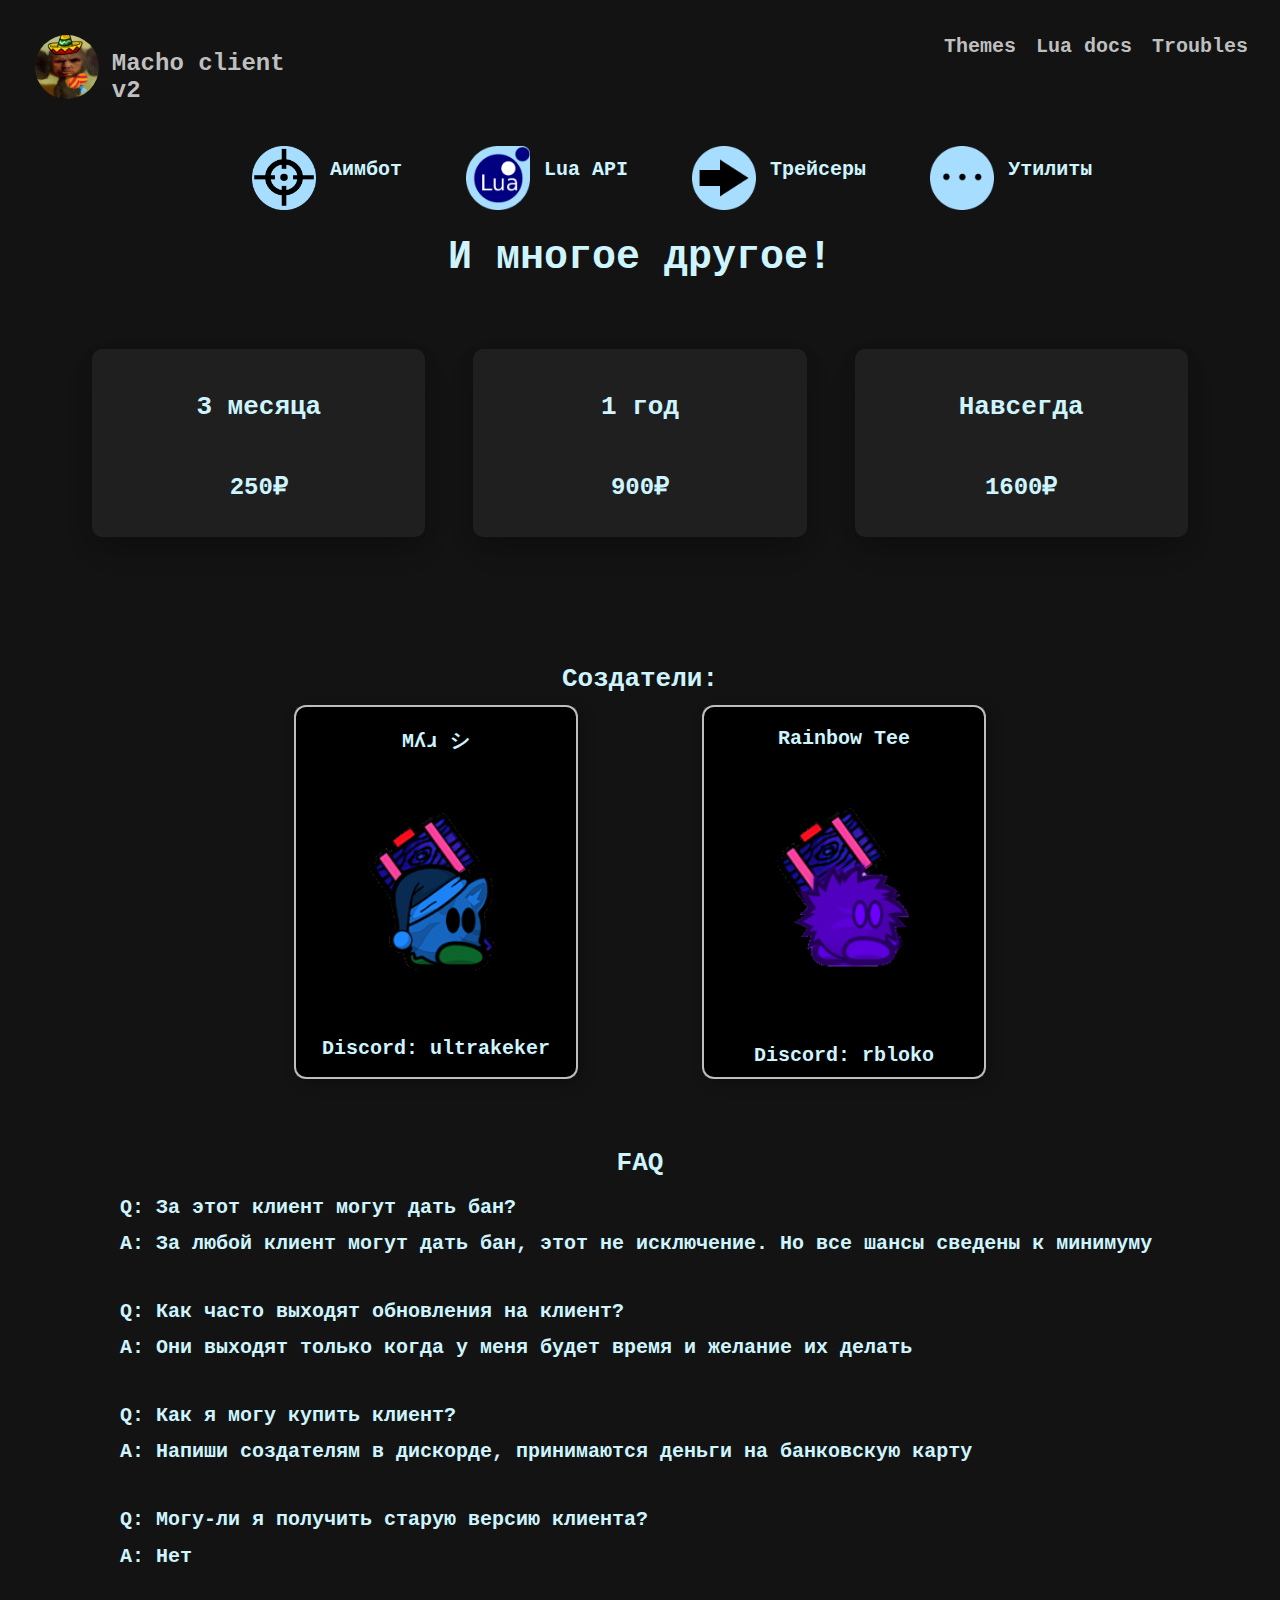
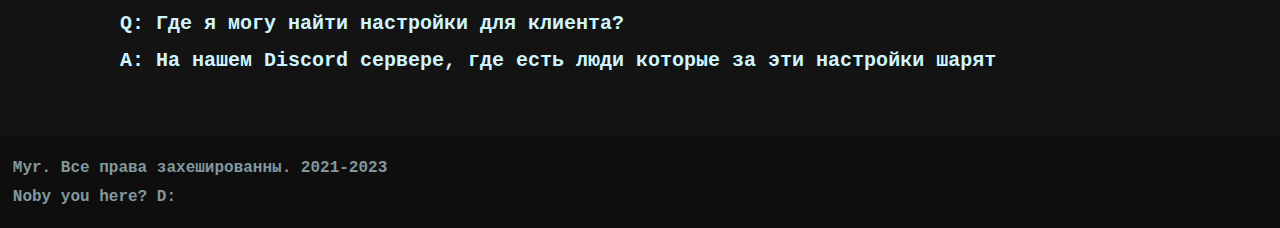
<file: index.html>
<!DOCTYPE html>
<html lang="en">
<head>
	<meta charset="UTF-8">
	<title>MClient2</title>
	<link rel="stylesheet" href="style.css">
	<link rel="icon" href="macho.png">
</head>
<body>
	<div class="header">
		<a href="index.html" style="display:flex;width:25%">
			<img class="macho-icon" src="macho.png" width="64" height="64">
			<h1 class="macho-header-text">Macho client v2</h1>
		</a>
		<div style="display: flex; justify-content: center; position: absolute; right: 2em;">
			<a href="themes.html" style="display: flex;">
				<h1 class="macho-refs">Themes</h1>
			</a>
			<a href="lua.html" style="display: flex;">
				<h1 class="macho-refs">Lua docs</h1>
			</a>
			<a href="troubles.html" style="display: flex;">
				<h1 class="macho-refs">Troubles</h1>
			</a>
		</div>
	</div>
	<div class="content">
		<div style="display: flex; justify-content: center;">
			<img class="macho-feature-icon" src="features/aim.png" width="64" height="64">
			<h1 class="features-text">Аимбот</h1>
			<img class="macho-feature-icon" src="features/lua.png" width="64" height="64">
			<h1 class="features-text">Lua API</h1>
			<img class="macho-feature-icon" src="features/tracers.png" width="64" height="64">
			<h1 class="features-text">Трейсеры</h1>
			<img class="macho-feature-icon" src="features/misc.png" width="64" height="64">
			<h1 class="features-text">Утилиты</h1>
		</div>
		<h1 class="minor-text" style="margin-top: 2%; margin-bottom: -2%; font-size:40px;">И многое другое!</h1>
		<br><br><br>
		<div class="pricing pricing--sonam">
			<div class="pricing__item">
				<ol style="padding: 0">
					<a href="#creators">
						<h3 class="minor-text">3 месяца</h3>
						<div class="pricing__price"><span class="pricing__currency"></span>250₽</div>
					</a>
				</ol>
			</div>
			<div class="pricing__item">
				<ol style="padding: 0">
					<a href="#creators">
						<h3 class="minor-text">1 год</h3>
						<div class="pricing__price"><span class="pricing__currency"></span>900₽</div>
					</a>
				</ol>
			</div>
			<div class="pricing__item">
				<ol style="padding: 0">
					<a href="#creators">
						<h3 class="minor-text">Навсегда</h3>
						<div class="pricing__price"><span class="pricing__currency"></span>1600₽</div>
					</a>
				</ol>
			</div>
		</div>
		<br><br><br>
		<h1 class="minor-text" style="margin-bottom:1%">Создатели:</h1>
		<div style="display: flex; justify-content: center;">
			<div style="background-color: #222222; position: relative">
				<div class="card shadow" style="position: absolute;">
					<h1 id="center-text" style="margin-top: 7%;">Mʎɹ シ</h1>
					<img src="myr.png" width="280" height="280">
					<h1 id="center-text" style="margin-top: -5%;">Discord: ultrakeker</h1>
				</div>
				<br><br>
				<img src="rainbow.png" width="280" height="280">
				<h1 id="center-text">Discord: rbloko</h1>
			</div>
			<div style="background-color: #222222; margin-left: 10%; position: relative">
				<div class="card shadow" style="position: absolute;">
					<h1 id="center-text" style="margin-top: 7%;">Rainbow Tee</h1>
					<img src="rainbow.png" width="280" height="280">
					<h1 id="center-text" style="margin-top: -1%;">Discord: rbloko</h1>
				</div>
				<br><br>
				<img src="rainbow.png" width="280" height="280">
				<h1 id="center-text">Discord: rbloko</h1>
			</div>
		</div>
		<br><br><br>
		<h1 class="minor-text">FAQ</h1>
		<h1 class="text">Q: За этот клиент могут дать бан?</h1>
		<h1 class="text">A: За любой клиент могут дать бан, этот не исключение. Но все шансы сведены к минимуму</h1>
		<br>
		<h1 class="text">Q: Как часто выходят обновления на клиент?</h1>
		<h1 class="text">A: Они выходят только когда у меня будет время и желание их делать</h1>
		<br>
		<h1 class="text" id="creators">Q: Как я могу купить клиент?</h1>
		<h1 class="text">A: Напиши создателям в дискорде, принимаются деньги на банковскую карту</h1>
		<br>
		<h1 class="text">Q: Могу-ли я получить старую версию клиента?</h1>
		<h1 class="text">A: Нет</h1>
		<br>
		<h1 class="text">Q: Где я могу найти настройки для клиента?</h1>
		<h1 class="text">A: На нашем Discord сервере, где есть люди которые за эти настройки шарят</h1>
	</div>
	<div class="footer">
		<h1 class="footer-text">Myr. Все права захешированны. 2021-2023</h1>
		<h1 class="footer-text">Noby you here? D:</h1>
	</div>
</body>
</html>
</file>
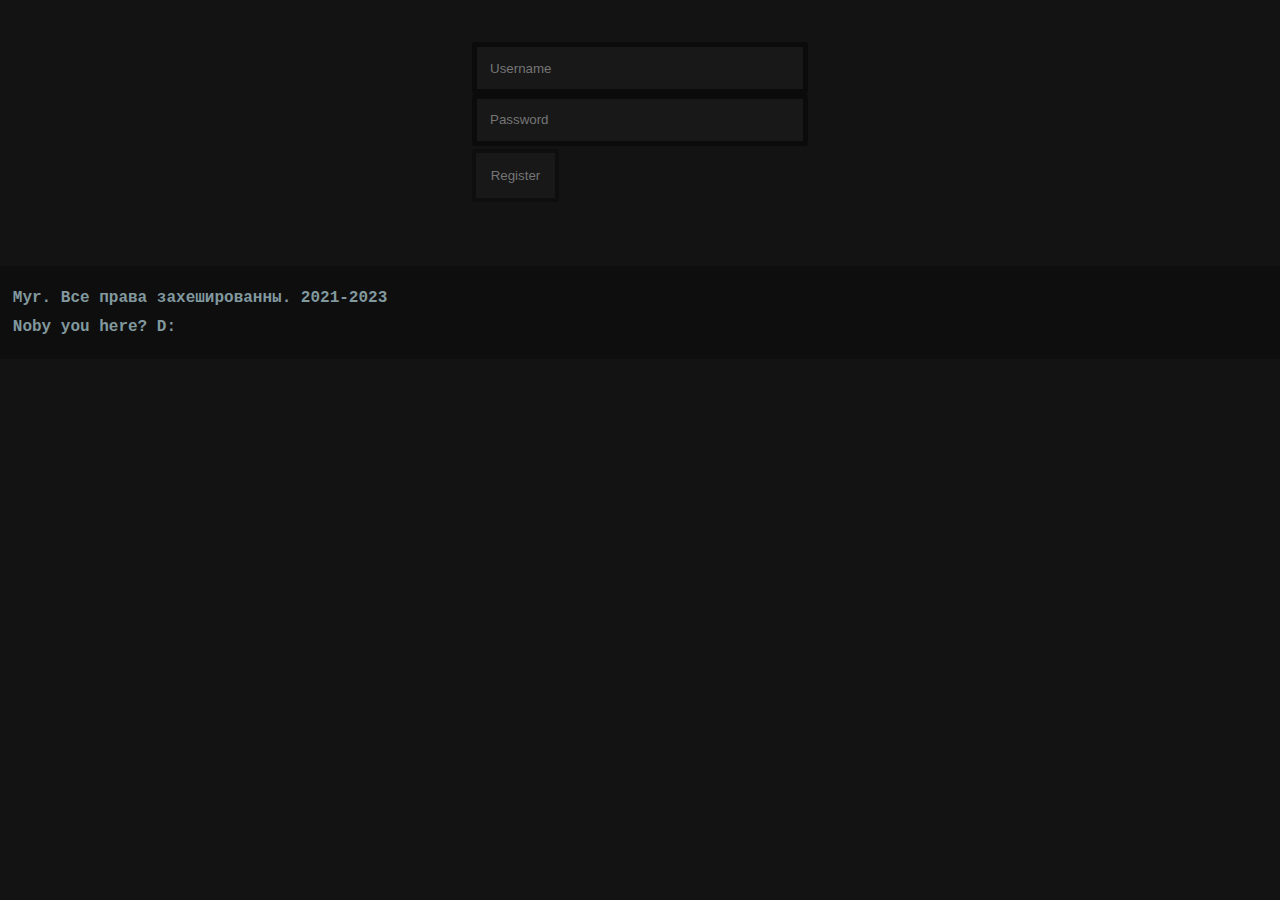
<file: login.html>
<!DOCTYPE html>
<html lang="en">
<head>
	<meta charset="UTF-8">
	<title>MClient2</title>
	<link rel="stylesheet" href="style.css">
</head>
<body>
	<div class="header">
		
	</div>
	<div class="content" style="display: flex; justify-content: center;">
        <div>
            <input type="text" class="textbox" placeholder="Username" minlength="3" maxlength="24" required>
		    <input type="text" class="textbox" placeholder="Password" minlength="6" maxlength="15" style="margin-top:0px;" required>
		    <button type="submit" class="registerbttn">Register</button>
        </div>
	</div>
	<div class="footer">
		<h1 class="footer-text">Myr. Все права захешированны. 2021-2023</h1>
		<h1 class="footer-text">Noby you here? D:</h1>
	</div>
</body>
</html>
</file>
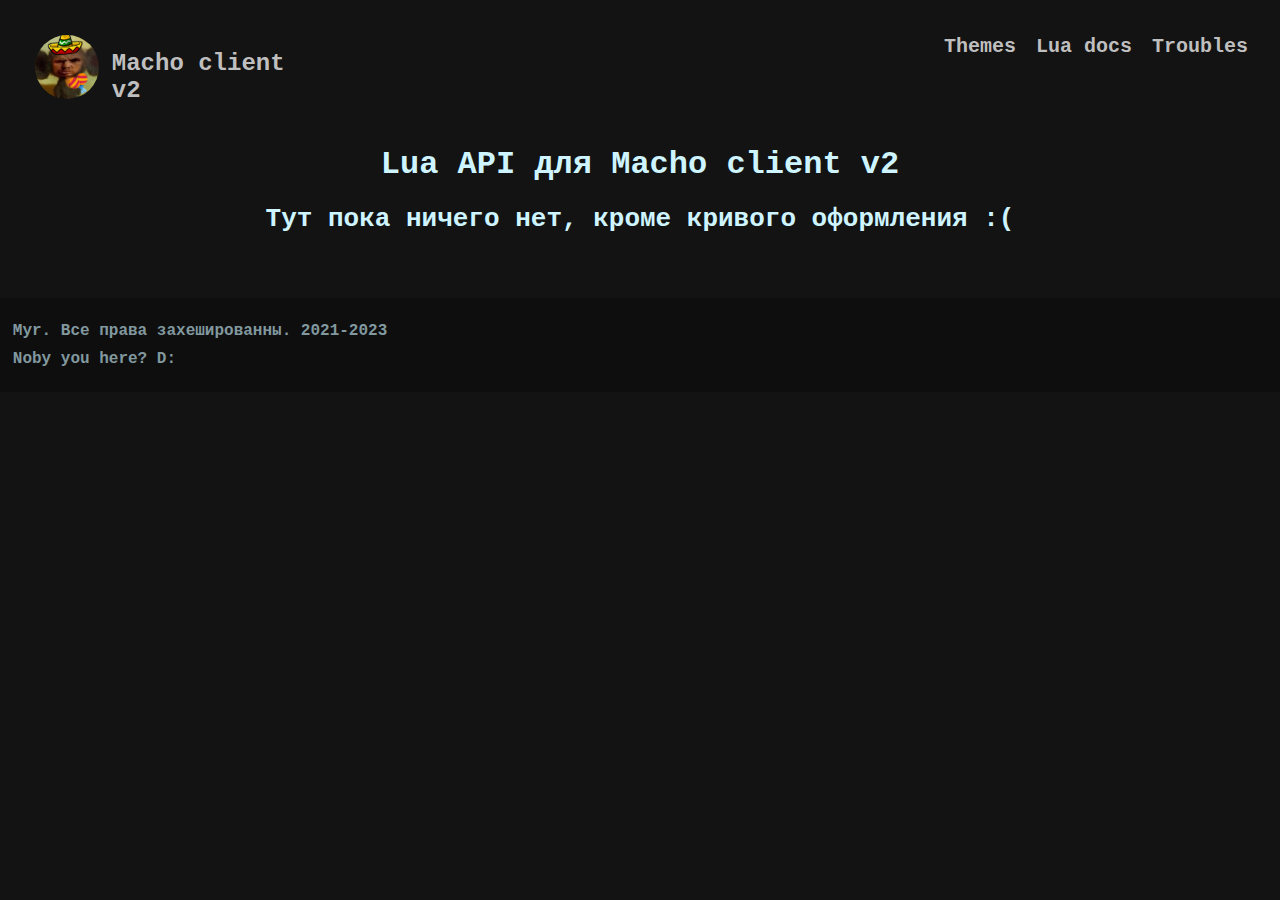
<file: lua.html>
<!DOCTYPE html>
<html lang="en">
<head>
	<meta charset="UTF-8">
	<title>MClient2</title>
	<link rel="stylesheet" href="style.css">
	<link rel="icon" href="macho.png">
</head>
<body>
	<div class="header">
		<a href="index.html" style="display:flex;width:25%">
			<img class="macho-icon" src="macho.png" width="64" height="64">
			<h1 class="macho-header-text">Macho client v2</h1>
		</a>
		<div style="display: flex; justify-content: center; position: absolute; right: 2em;">
			<a href="themes.html" style="display: flex;">
				<h1 class="macho-refs">Themes</h1>
			</a>
			<a href="lua.html" style="display: flex;">
				<h1 class="macho-refs">Lua docs</h1>
			</a>
			<a href="troubles.html" style="display: flex;">
				<h1 class="macho-refs">Troubles</h1>
			</a>
		</div>
	</div>
	<div class="content">
		<h1 class="major-text">Lua API для Macho client v2</h1>
        <h1 class="minor-text">Тут пока ничего нет, кроме кривого оформления :(</h1>
	</div>
	<div class="footer">
		<h1 class="footer-text">Myr. Все права захешированны. 2021-2023</h1>
		<h1 class="footer-text">Noby you here? D:</h1>
	</div>
</body>
</html>
</file>
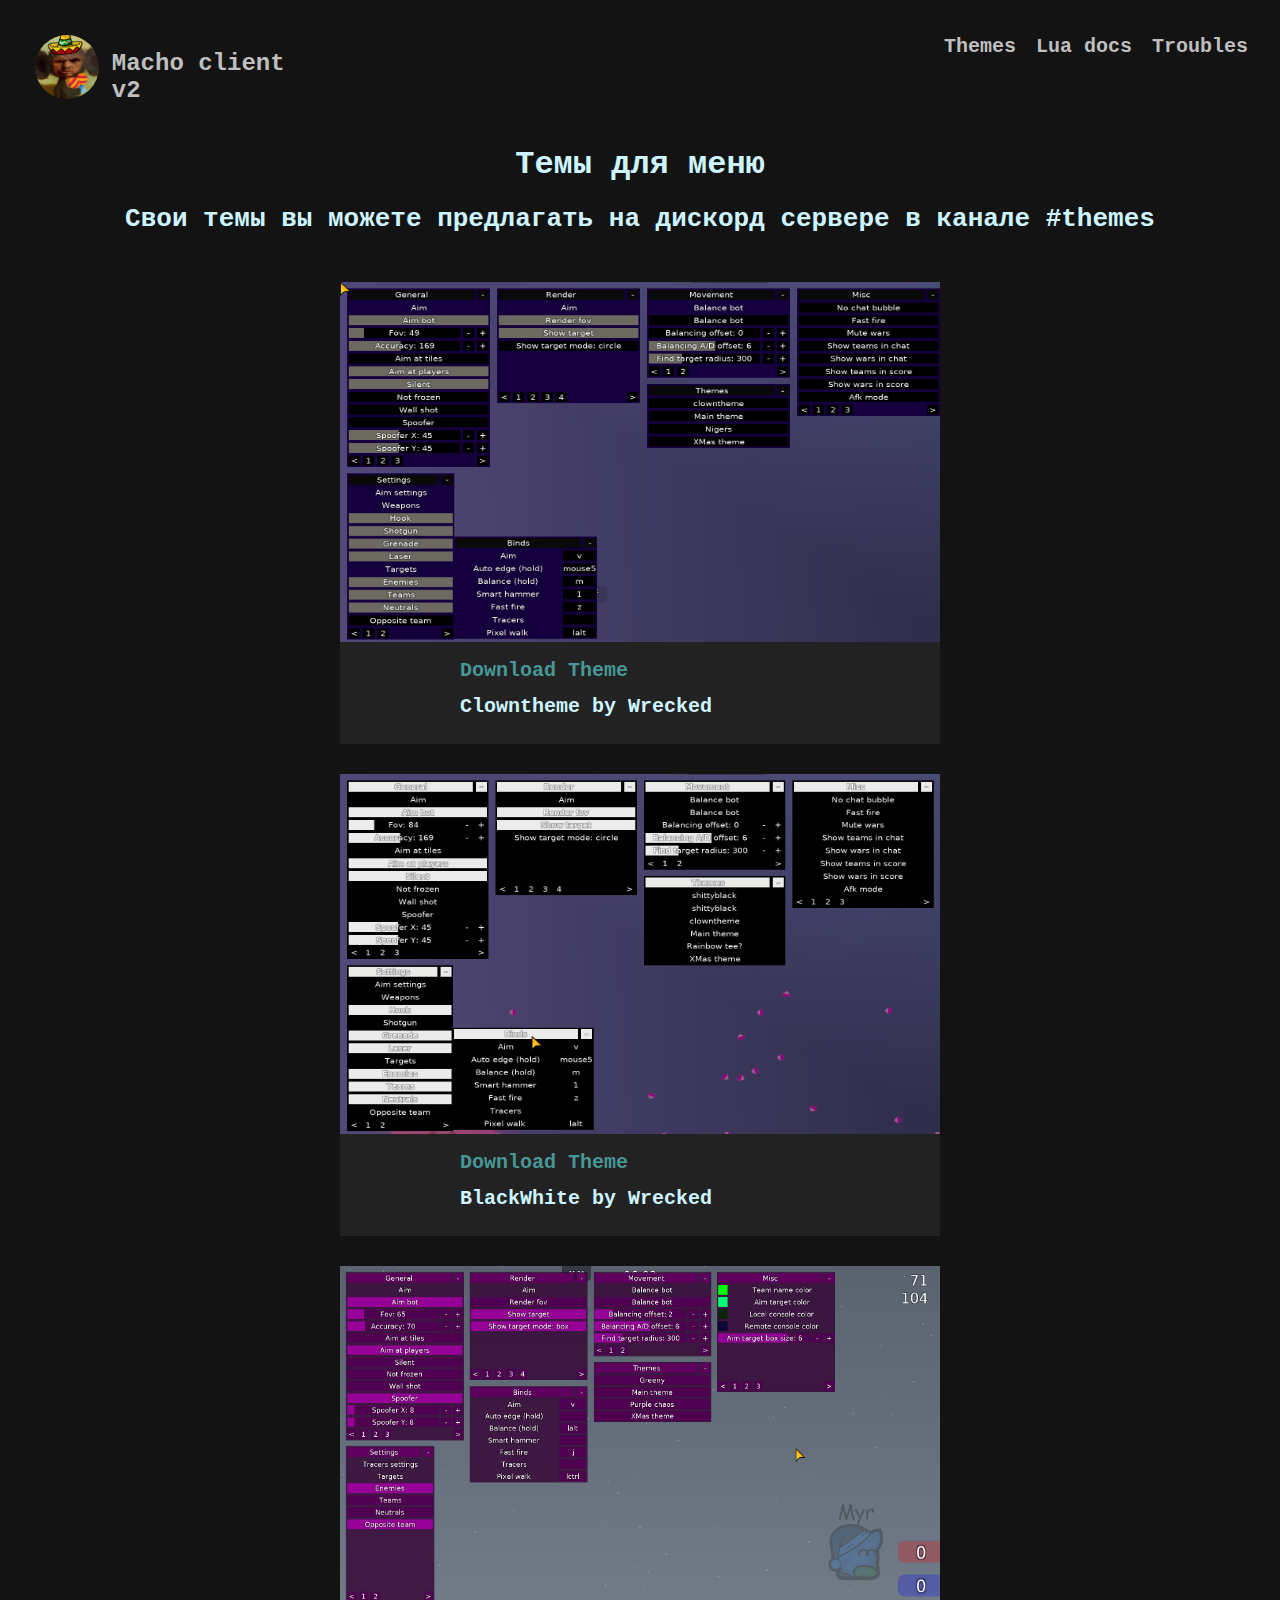
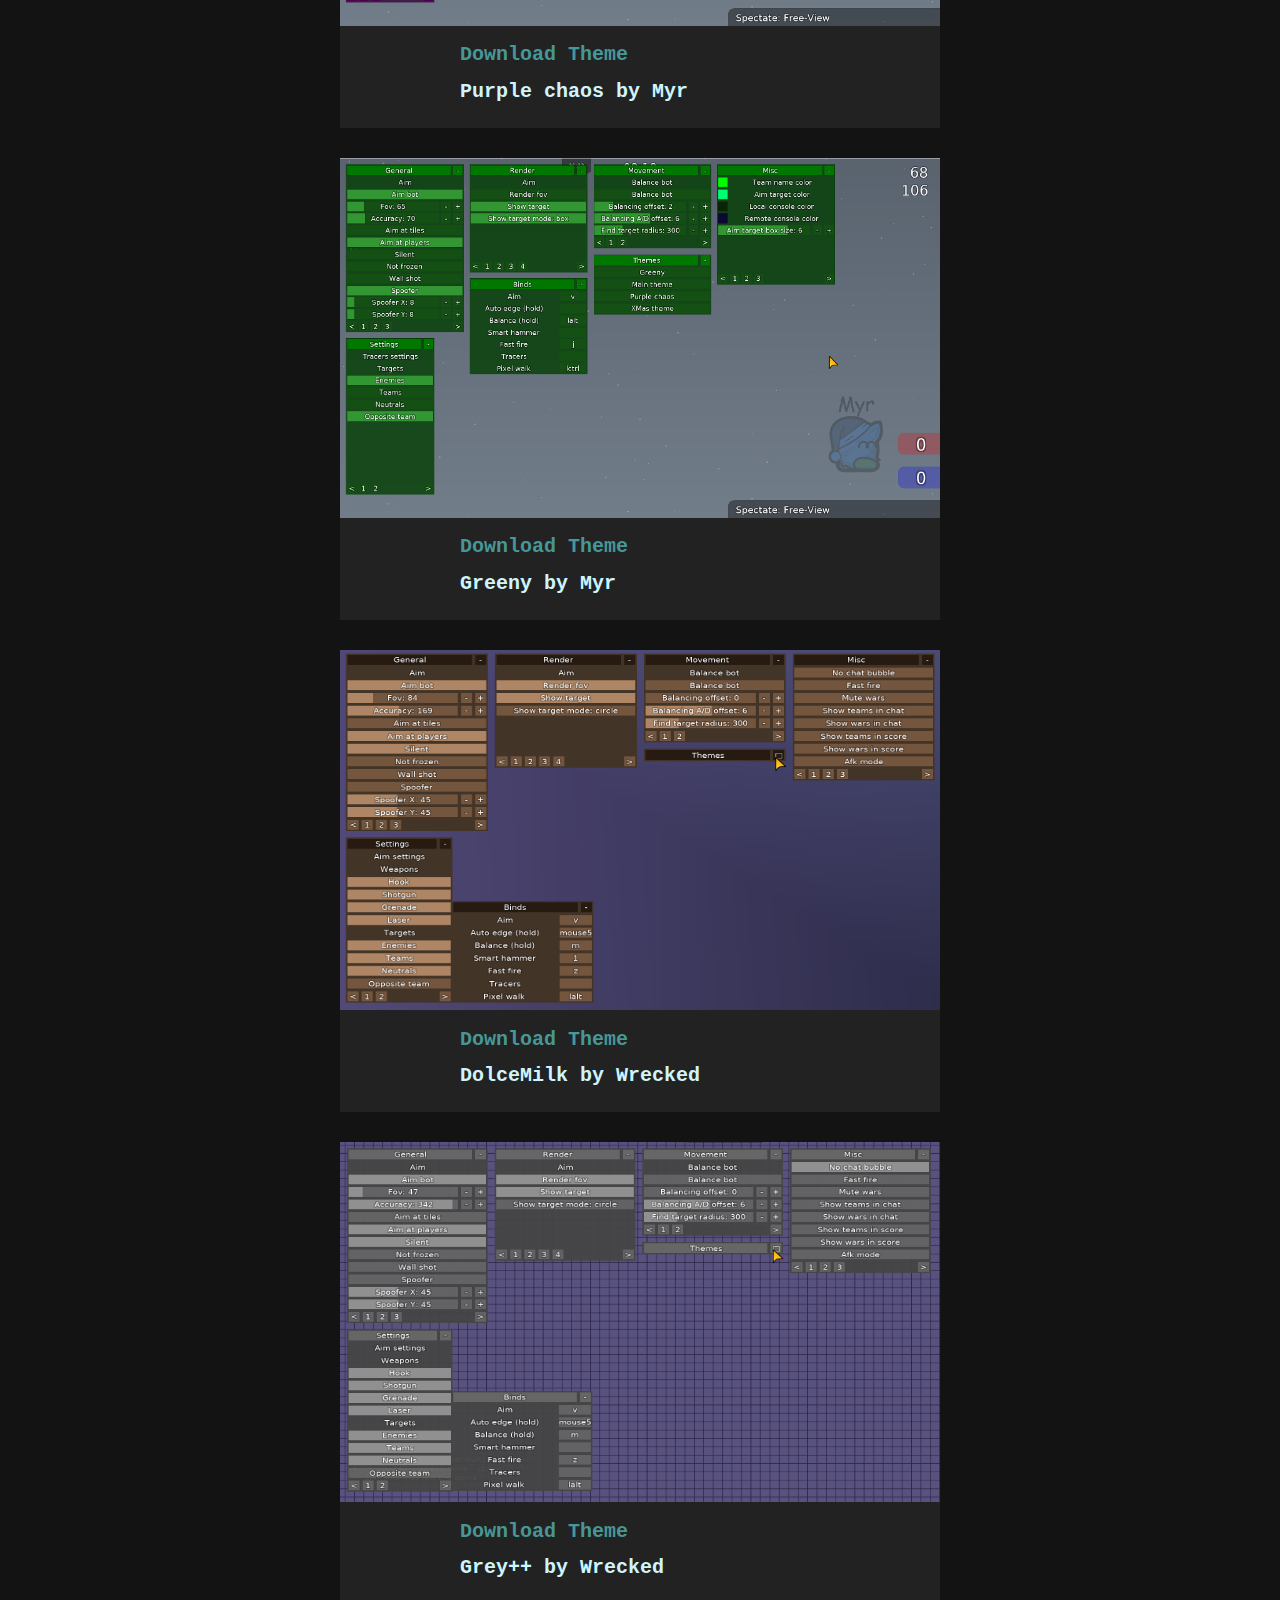
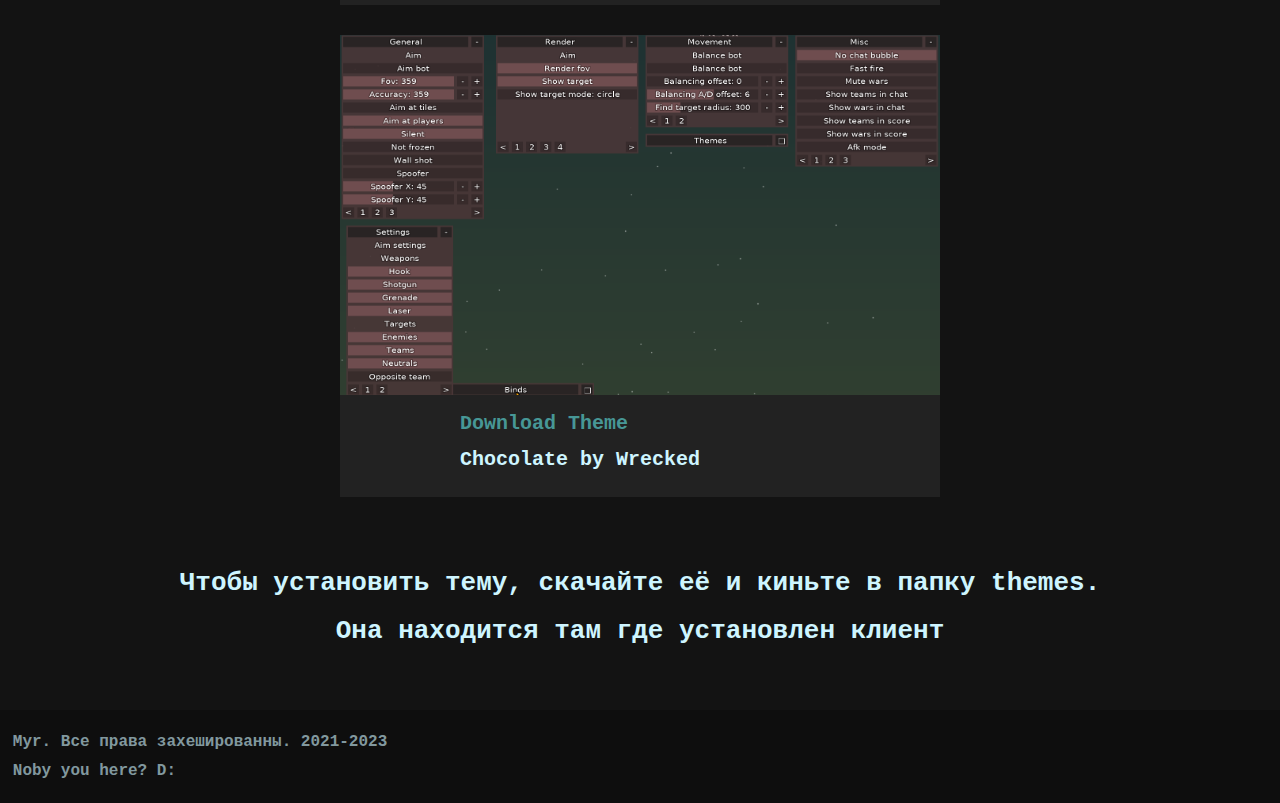
<file: themes.html>
<!DOCTYPE html>
<html lang="en">
<head>
	<meta charset="UTF-8">
	<title>MClient2</title>
	<link rel="stylesheet" href="style.css">
	<link rel="icon" href="macho.png">
</head>
<body>
	<div class="header">
		<a href="index.html" style="display:flex;width:25%">
			<img class="macho-icon" src="macho.png" width="64" height="64">
			<h1 class="macho-header-text">Macho client v2</h1>
		</a>
		<div style="display: flex; justify-content: center; position: absolute; right: 2em;">
			<a href="themes.html" style="display: flex;">
				<h1 class="macho-refs">Themes</h1>
			</a>
			<a href="lua.html" style="display: flex;">
				<h1 class="macho-refs">Lua docs</h1>
			</a>
			<a href="troubles.html" style="display: flex;">
				<h1 class="macho-refs">Troubles</h1>
			</a>
		</div>
	</div>
	<div class="content">
		<h1 class="major-text">Темы для меню</h1>
		<h1 class="minor-text">Свои темы вы можете предлагать на дискорд сервере в канале #themes</h1>

		<div style="display: flex; justify-content: center;">
			<div>
				<div class="theme">
					<img src="themes/clowntheme/image.png" width="600" height="360">
					<a href="themes/clowntheme/theme.xml">
						<h1 class="text" style="color: #479796;">Download Theme</h1>
					</a>
					<h1 class="text">Clowntheme by Wrecked</h1>
				</div>

				<div class="theme">
					<img src="themes/BlackWhite/image.png" width="600" height="360">
					<a href="themes/BlackWhite/theme.xml">
						<h1 class="text" style="color: #479796;">Download Theme</h1>
					</a>
					<h1 class="text">BlackWhite by Wrecked</h1>
				</div>

				<div class="theme">
					<img src="themes/PurpleChaos/image.png" width="600" height="360">
					<a href="themes/PurpleChaos/theme.xml">
						<h1 class="text" style="color: #479796;">Download Theme</h1>
					</a>
					<h1 class="text">Purple chaos by Myr</h1>
				</div>

				<div class="theme">
					<img src="themes/Greeny/image.png" width="600" height="360">
					<a href="themes/Greeny/theme.xml">
						<h1 class="text" style="color: #479796;">Download Theme</h1>
					</a>
					<h1 class="text">Greeny by Myr</h1>
				</div>

				<div class="theme">
					<img src="themes/Dolce/image.png" width="600" height="360">
					<a href="themes/Dolce/theme.xml">
						<h1 class="text" style="color: #479796;">Download Theme</h1>
					</a>
					<h1 class="text">DolceMilk by Wrecked</h1>
				</div>

				<div class="theme">
					<img src="themes/GreyPP/image.png" width="600" height="360">
					<a href="themes/GreyPP/theme.xml">
						<h1 class="text" style="color: #479796;">Download Theme</h1>
					</a>
					<h1 class="text">Grey++ by Wrecked</h1>
				</div>

				<div class="theme">
					<img src="themes/Choko/image.png" width="600" height="360">
					<a href="themes/Choko/theme.xml">
						<h1 class="text" style="color: #479796;">Download Theme</h1>
					</a>
					<h1 class="text">Chocolate by Wrecked</h1>
				</div>
			</div>
		</div>
		<br><br><br>
		<h1 class="minor-text">Чтобы установить тему, скачайте её и киньте в папку themes.</h1>
		<h1 class="minor-text"> Она находится там где установлен клиент</h1>
	</div>
	<div class="footer">
		<h1 class="footer-text">Myr. Все права захешированны. 2021-2023</h1>
		<h1 class="footer-text">Noby you here? D:</h1>
	</div>
</body>
</html>
</file>
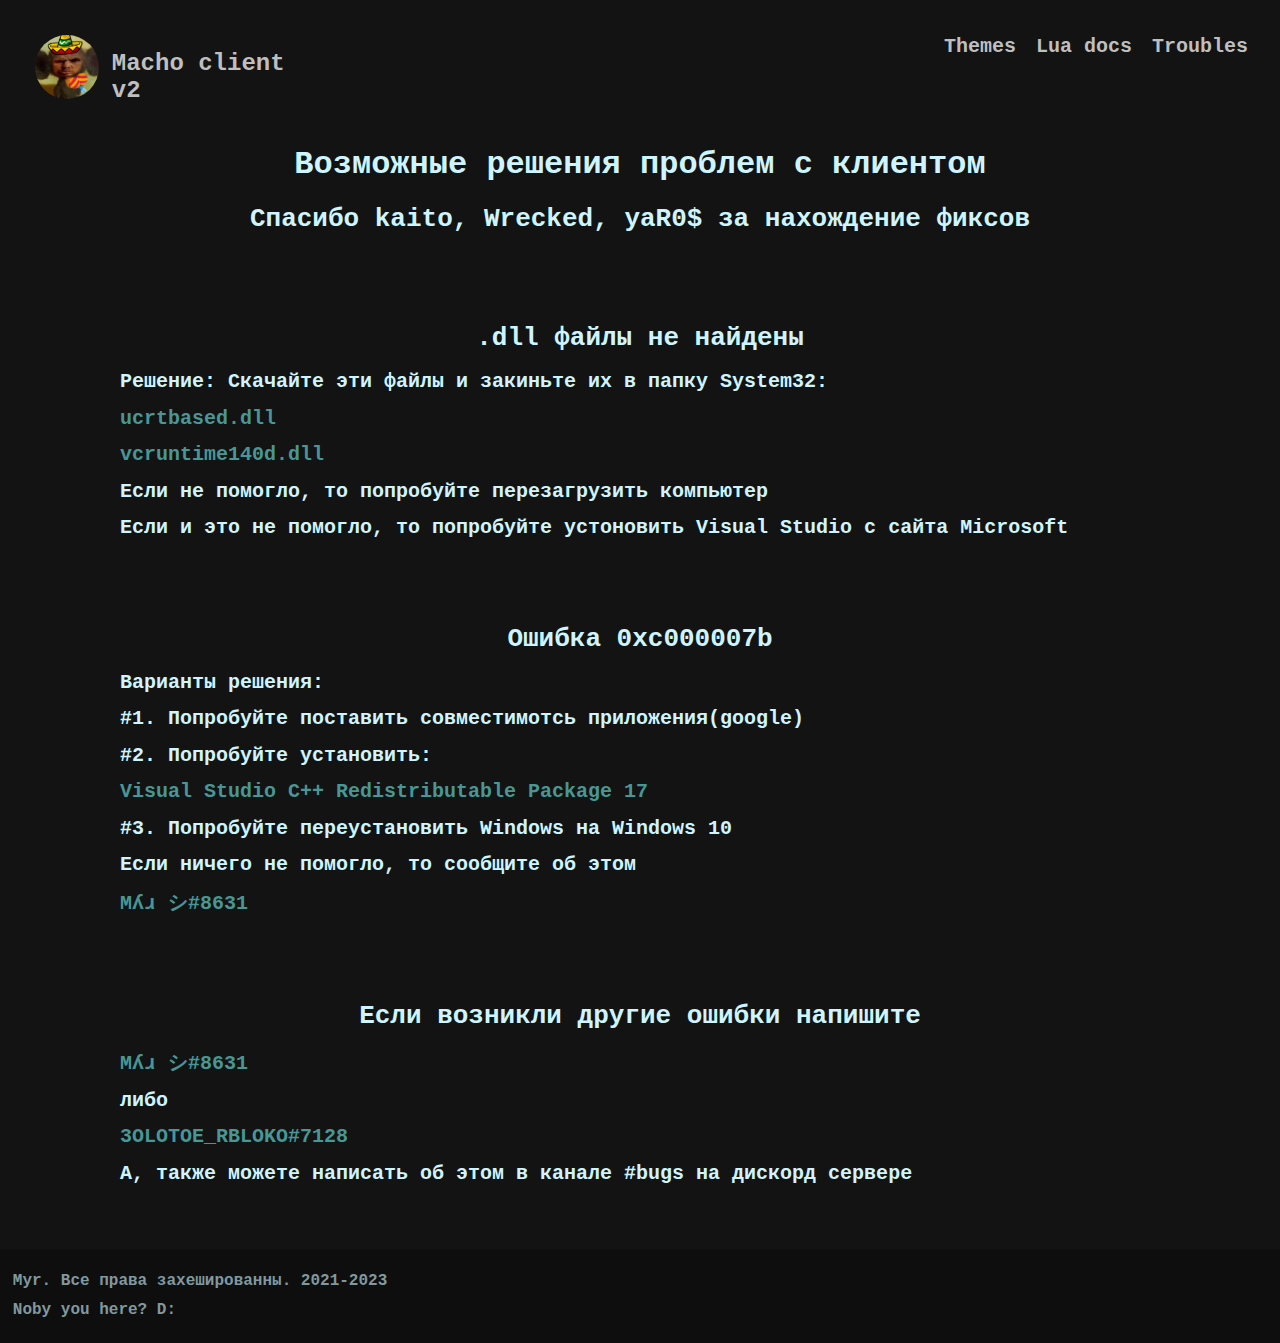
<file: troubles.html>
<!DOCTYPE html>
<html lang="en">
<head>
	<meta charset="UTF-8">
	<title>MClient2</title>
	<link rel="stylesheet" href="style.css">
	<link rel="icon" href="macho.png">
</head>
<body>
	<div class="header">
		<a href="index.html" style="display:flex;width:25%">
			<img class="macho-icon" src="macho.png" width="64" height="64">
			<h1 class="macho-header-text">Macho client v2</h1>
		</a>
		<div style="display: flex; justify-content: center; position: absolute; right: 2em;">
			<a href="themes.html" style="display: flex;">
				<h1 class="macho-refs">Themes</h1>
			</a>
			<a href="lua.html" style="display: flex;">
				<h1 class="macho-refs">Lua docs</h1>
			</a>
			<a href="troubles.html" style="display: flex;">
				<h1 class="macho-refs">Troubles</h1>
			</a>
		</div>
	</div>
	<div class="content">
		<h1 class="major-text">Возможные решения проблем с клиентом</h1>
		<h1 class="minor-text">Спасибо kaito, Wrecked, yaR0$ за нахождение фиксов</h1>
		<br><br><br>
		<h1 class="minor-text">.dll файлы не найдены</h1>
		<h1 class="text">Решение: Скачайте эти файлы и закиньте их в папку System32:</h1>
		<a href="dlls/ucrtbased.dll">
			<h1 class="text" style="color: #479796;">ucrtbased.dll</h1>
		</a>
		<a href="dlls/vcruntime140d.dll">
			<h1 class="text" style="color: #479796;">vcruntime140d.dll</h1>
		</a>
		<h1 class="text">Если не помогло, то попробуйте перезагрузить компьютер</h1>
		<h1 class="text">Если и это не помогло, то попробуйте устоновить Visual Studio с сайта Microsoft</h1>
		<br><br><br>
		<h1 class="minor-text">Ошибка 0xc000007b</h1>
		<h1 class="text">Варианты решения:</h1>
		<h1 class="text">#1. Попробуйте поставить совместимотсь приложения(google)</h1>
		<h1 class="text">#2. Попробуйте установить: <h1 class="text" style="color: #479796;">Visual Studio C++ Redistributable Package 17</h1></h1>
		<h1 class="text">#3. Попробуйте переустановить Windows на Windows 10</h1>
		<h1 class="text">Если ничего не помогло, то сообщите об этом</h1>
		<h1 class="text" style="color: #479796;">Mʎɹ シ#8631</h1> 
		<br><br><br>
		<h1 class="minor-text">Если возникли другие ошибки напишите</h1>
		<h1 class="text" style="color: #479796;">Mʎɹ シ#8631</h1> 
		<h1 class="text">либо</h1>
		<h1 class="text" style="color: #479796;">3OLOTOE_RBLOKO#7128</h1>
		<h1 class="text">
		А, также можете написать об этом в канале #bugs на дискорд сервере</h1>
	</div>
	<div class="footer">
		<h1 class="footer-text">Myr. Все права захешированны. 2021-2023</h1>
		<h1 class="footer-text">Noby you here? D:</h1>
	</div>
</body>
</html>
</file>
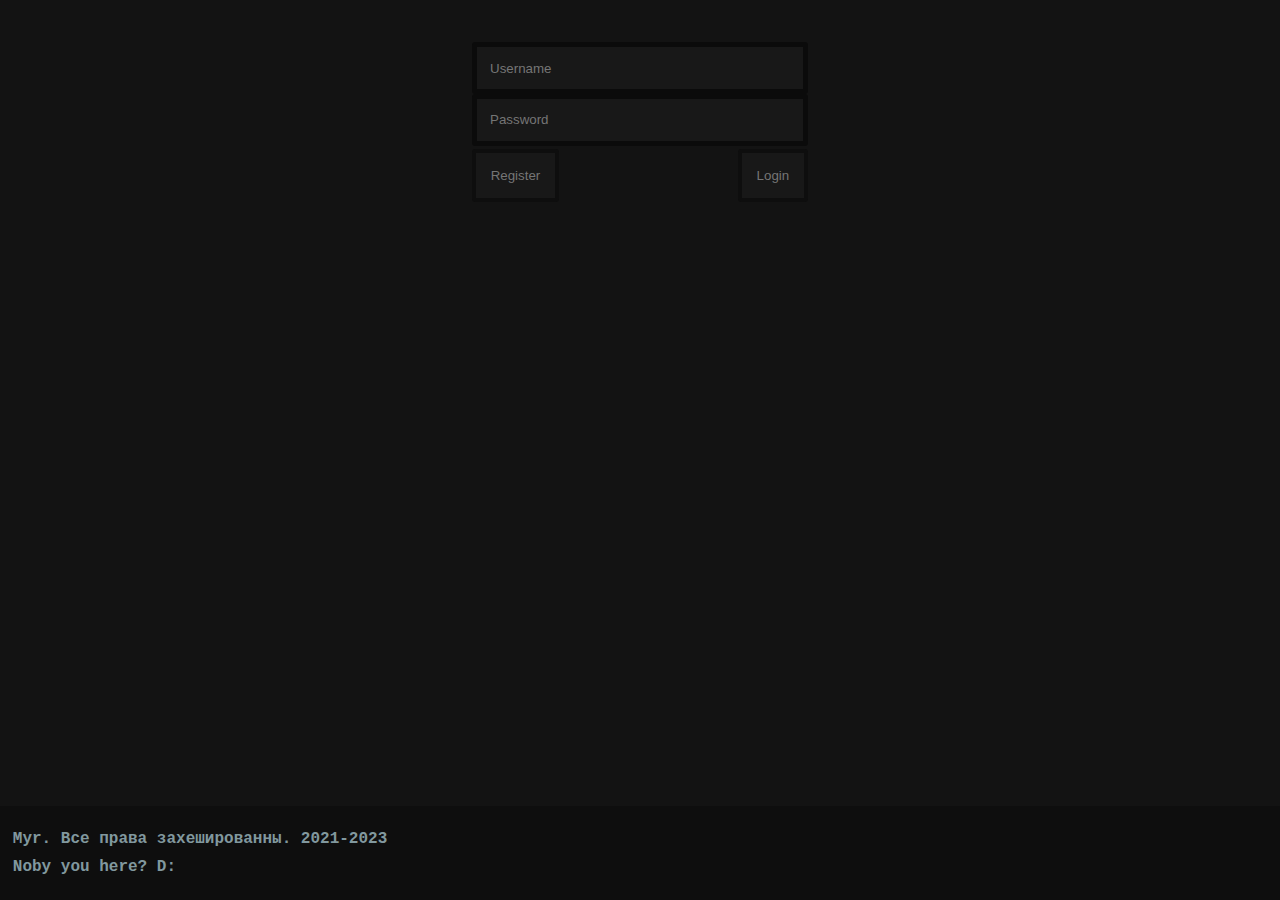
<file: acc/login.html>
<!DOCTYPE html>
<html lang="en">
<head>
	<meta charset="UTF-8">
	<title>MClient2</title>
	<script src="login.js"></script>
	<link rel="stylesheet" href="../style.css">
	<link rel="icon" href="../macho.png">
</head>
<body>
	<div class="header">
		
	</div>
	<div class="content" style="display: flex; justify-content: center;">
        <div>
            <input id="login-text" type="text" class="textbox" placeholder="Username" minlength="3" maxlength="24" required>
		    <input id="password-text" type="text" class="textbox" placeholder="Password" minlength="6" maxlength="24" style="margin-top:0px;" required>
		    <button type="submit" class="registerbttn">Register</button>
			<button type="submit" class="loginbttn">Login</button>
        </div>
	</div>
	<div class="footer-bottom">
		<h1 class="footer-text">Myr. Все права захешированны. 2021-2023</h1>
		<h1 class="footer-text">Noby you here? D:</h1>
	</div>
</body>
</html>
</file>
<file: style.css>
body
{

	margin: 0px;
	padding: 0px;
	background-color: #131313;
}

a:link { text-decoration: none; }

a:visited { text-decoration: none; }

a:hover { text-decoration: none; }

a:active { text-decoration: none; }

html {
  scroll-behavior: smooth;
}

.header
{
	display: flex;
}

.macho-icon
{
	margin-top: 35px;
	margin-left: 35px;
	clip-path: circle();
}

.macho-header-text
{
	font-family: "Lucida Console", "Courier New", monospace;
	font-size: 24px;
	color: #bfbfbf;
	margin-left: 4%;
	margin-top: 50px;
}

.macho-refs
{
	font-family: "Lucida Console", "Courier New", monospace;
	font-size: 20px;
	color: #bfbfbf;
	margin-top: 35px;
	margin-left: 1em;
	white-space: nowrap;
}

.registerbttn
{
	background-color: #181818;
	padding: 15px;
	color: #757575;
	border-color: #0e0e0e;
	border-style: solid;
	border-radius: 3px;
	border-width: 4px;
	/* margin-left: 9em; */
	margin-top: 3px;
}

.loginbttn
{
	background-color: #181818;
	padding: 15px;
	color: #757575;
	border-color: #0e0e0e;
	border-style: solid;
	border-radius: 3px;
	border-width: 4px;
	margin-left: 13.07em;
	margin-top: 3px;
}

.textbox
{
	outline-color: #cef5ff;
	display: flex;
	color: #cef5ff;
	border-color: #0b0b0b;
	background-color: #181818;
	padding: 1em;
	width: 300px;
	border-width: 5px;
	border-style: solid;
	border-radius: 3px;
	margin-top: 5%;
}

.content
{
	margin-top: 2%;
	margin-bottom: 5%;
}

.major-text
{
	text-align: center;
	font-family: "Lucida Console", "Courier New", monospace;
	font-size: 32px;
	color: #cef5ff;
}

.minor-text
{
	text-align: center;
	font-family: "Lucida Console", "Courier New", monospace;
	font-size: 26px;
	color: #cef5ff;
}

.text
{
	font-family: "Lucida Console", "Courier New", monospace;
	font-size: 20px;
	color: #cef5ff;
	margin-left: 6em;
	/* text-align: center; */
}

.pricing {
	display: flex;
	flex-wrap: wrap;
	justify-content: center;
	width: 100%;
	margin: 0 auto 3em;
}

.pricing__item {
	position: relative;
	display: flex;
	flex-direction: column;
	align-items: stretch;
	text-align: center;
	flex: 0 1 330px;
}

.pricing--sonam .pricing__item {
	margin: 1.5em;
	padding: 0.1em;
	cursor: default;
	border-radius: 10px;
	background: #1F1F1F;
	box-shadow: 0 5px 20px rgba(0,0,0,0.05), 0 15px 30px -10px rgba(0,0,0,0.3);
	transition: background 0.3s;
}

.pricing--sonam .pricing__item:hover {
	background: #3b3b3b;
}

.pricing--sonam .pricing__title {
	font-size: 2em;
	width: 100%;
	margin: 0 0 0.25em;
	padding: 0 0 0.5em;
	border-bottom: 3px solid rgb(27, 26, 28);
}

.pricing--sonam .pricing__price {
	font-family: "Lucida Console", "Roboto", monospace;
	color: #cef5ff;
	font-size: 1.50em;
	padding: 1em 0 0.75em;
}

.pricing--sonam {
	font-weight: bold;
}

.pricing--sonam {
	margin: 0;
	padding: 1em 0em 2em;
}

.pricing--sonam .pricing__action {
	font-weight: bold;
	margin-top: auto;
	padding: 0.75em 2em;
	border-radius: 5px;
	background: #cef5ff;
	transition: background 0.3s;
}

.pricing--sonam .pricing__action:hover,
.pricing--sonam .pricing__action:focus {
	background: #BD3C3C;
}

#price-center {
	display: flex;
	justify-content: center;
}

.price {
	font-family: "Lucida Console", "Courier New", monospace;
	display: grid;
	background-color: #222;
	border-radius: 15%;
	width: 320px;
	height: 200px;
}

#center-text {
	font-family: "Lucida Console", "Courier New", monospace;
	font-size: 20px;
	color: #cef5ff;
	text-align: center;
}

.macho-feature-icon
{
	margin-left: 5%;
}

.features-text
{
	font-family: "Lucida Console", "Courier New", monospace;
	font-size: 20px;
	color: #cef5ff;
	margin-left: 1.1%;
	margin-top: 1%;
}

.footer-bottom
{
	position: absolute;
	bottom: 0;
	left: 0;
	right: 0;
	padding: 1%;
	background-color: #0e0e0e;
}

.footer
{
	padding: 1%;
	background-color: #0e0e0e;
}

.footer-text
{
	font-family: "Lucida Console", "Courier New", monospace;
	font-size: 16px;
	color: #81989e;
}

.theme
{
	background-color: #222222;
	margin-top: 5%;
	padding-bottom: 2%;
}

::-webkit-scrollbar {
	width: 15px;
}

::-webkit-scrollbar-track {
	background: #222;
}

::-webkit-scrollbar-thumb {
	background: #333;
	border-radius: 10px;
}

.card {
	width: 280px;
	height: 370px;
	background: black;
	border-radius: 10px;
	transition: border-radius 0.5s cubic-bezier(0.175, 0.885, 0.32, 1.275);
   }
   
   .shadow {
	box-shadow: inset 0 -3em 3em rgba(0,0,0,0.1),
				0 0  0 2px rgb(190, 190, 190),
				0.3em 0.3em 1em rgba(0,0,0,0.3);
   }
</file>
